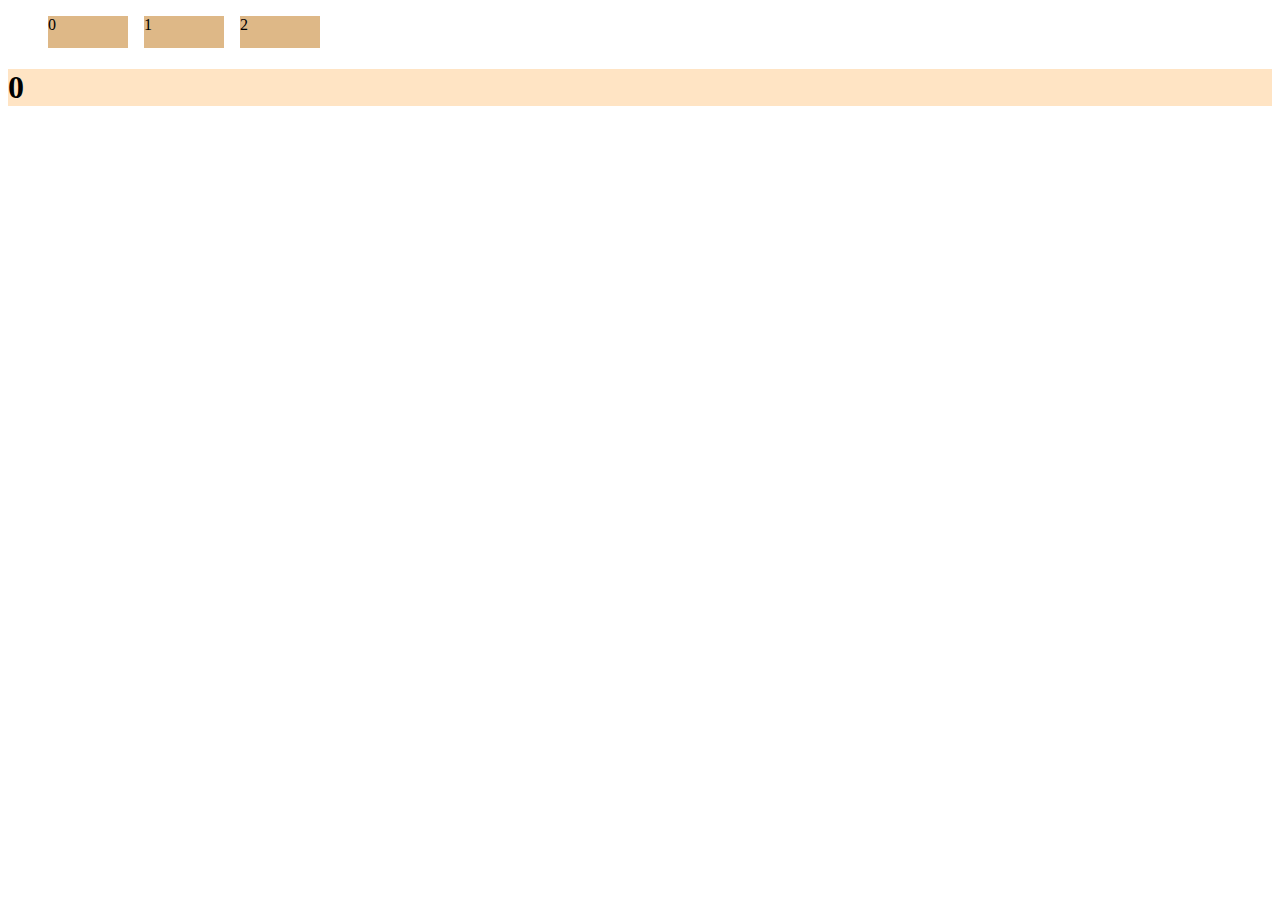
<file: page_change/index.html>
<!DOCTYPE html>
<html lang="en">

<head>
    <meta charset="UTF-8">
    <meta name="viewport" content="width=device-width, initial-scale=1.0">
    <title>Document</title>


    <!-- css -->
    <link rel="stylesheet" href="css.css">


</head>

<body>

    <ul class="myUl">
        <li class="link">0</li>
        <li class="link">1</li>
        <li class="link">2</li>
    </ul>


    <div id="page_0" class="page">
        <h1>0</h1>
    </div>

    <div id="page_1" class="page hide">
        <h1>1</h1>
    </div>

    <div id="page_2" class="page hide">
        <h1>2</h1>
    </div>


    <script src="./main.js"></script>
</body>

</html>
</file>
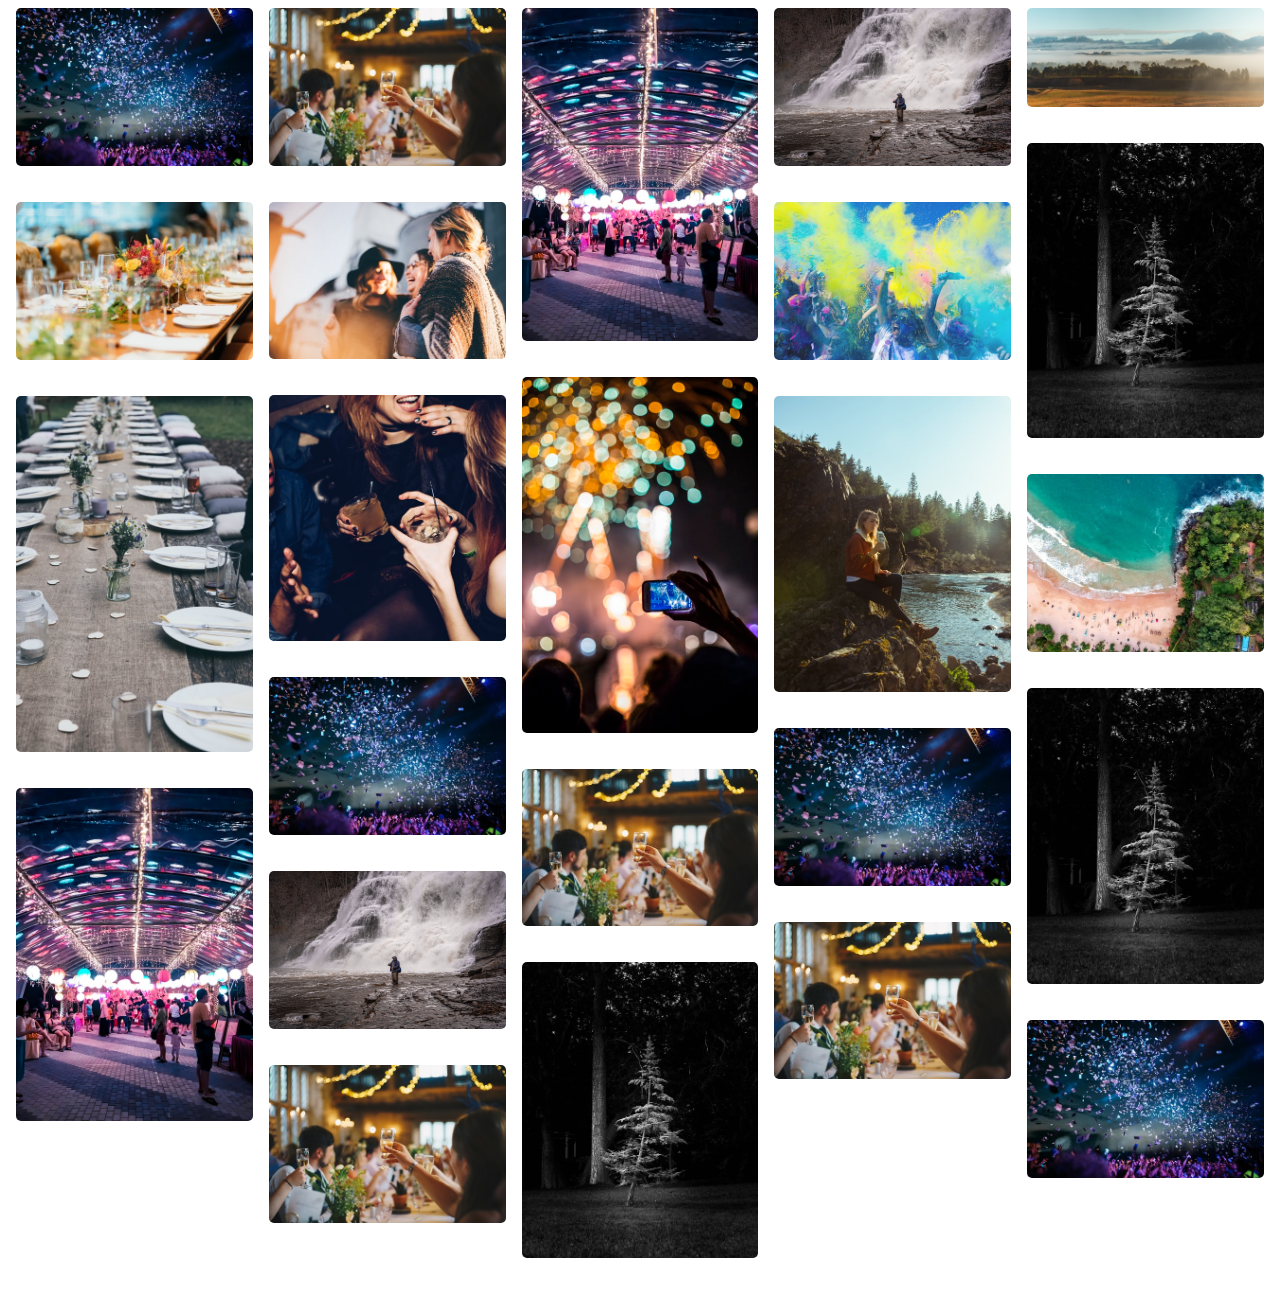
<file: photo_flow/index.html>
<!DOCTYPE html>
<html lang="en">

<head>
    <meta charset="UTF-8">
    <meta name="viewport" content="width=device-width, initial-scale=1.0">
    <title>Document</title>


    <!-- *CSS -->
    <link rel="stylesheet" href="./css.css">

</head>

<body>

    <div class="photo_flow_container">

        <div id="photo_flow_col_1" class="photo_flow_col">
            <!-- <div class="photo_flow_card">
                <img class="photo_flow_card_img" src="./img/01.jpg" alt="">
                <div class="photo_flow_card_wrapper">
                    <div class="photo_flow_card_msg">向日葵</div>
                </div>
            </div> -->
        </div>
        <div id="photo_flow_col_2" class="photo_flow_col">
            <!-- <div class="photo_flow_card"><img class="photo_flow_card_img" src="./img/02.jpg" alt=""></div> -->
        </div>
        <div id="photo_flow_col_3" class="photo_flow_col">
            <!-- <div class="photo_flow_card"><img class="photo_flow_card_img" src="./img/03.jpg" alt=""></div> -->
        </div>
        <div id="photo_flow_col_4" class="photo_flow_col">
            <!-- <div class="photo_flow_card"><img class="photo_flow_card_img" src="./img/04.jpg" alt=""></div> -->
        </div>
        <div id="photo_flow_col_5" class="photo_flow_col">
            <!-- <div class="photo_flow_card"><img class="photo_flow_card_img" src="./img/05.jpg" alt=""></div> -->
        </div>

    </div>


<script src="./js.js"></script>
</body>

</html>
</file>
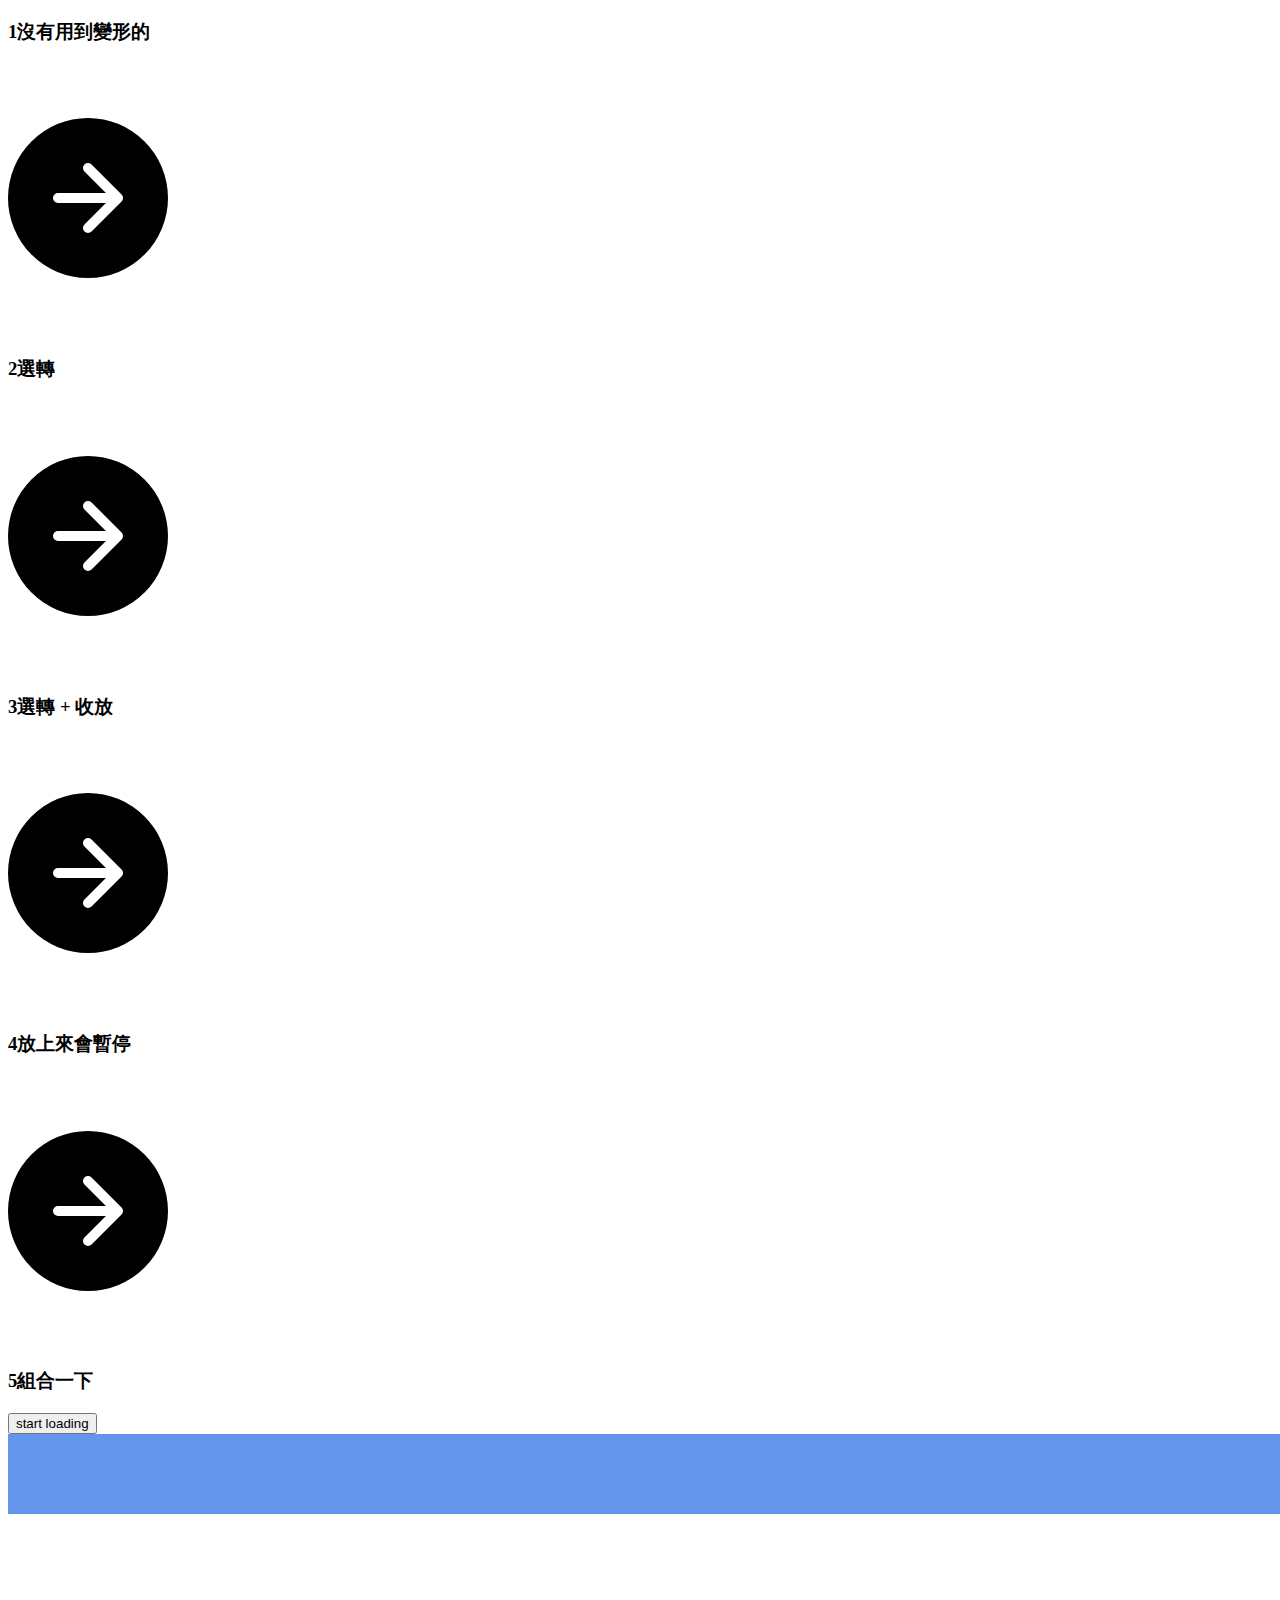
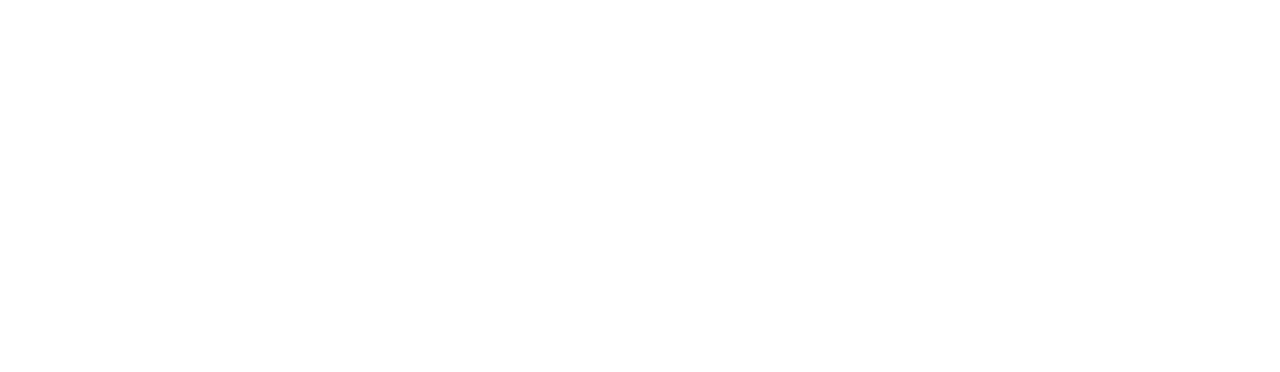
<file: css_animation.html>
<!DOCTYPE html>
<html lang="en">

<head>
    <meta charset="UTF-8">
    <meta name="viewport" content="width=device-width, initial-scale=1.0">
    <title>Document</title>


    <style>
        /* 詳細教學 */
        /* https://www.oxxostudio.tw/articles/201803/css-animation.html */


        .logo1 {
            animation-name: anima-logo1;
            /* 動畫名稱 找@keyframes */
            animation-iteration-count: infinite;
            /* 動畫次數 1、2、.. infinite無限 */
            animation-duration: 3s;
            /* 動畫時間 秒(s) */
            animation-timing-function: linear;
            /* 動畫加速度函式 linear線性、ease、ease-in、 .. */
            animation-delay: 1s;
            /* 動畫撥放前的延遲秒數 */
            height: 30vmin;
            color: black;
        }

        @keyframes anima-logo1 {
            0% {
                color: black;
            }

            33% {
                color: brown;
            }

            67% {
                color: rgb(79, 42, 165);
            }

            100% {
                color: black;
            }
        }


        .logo2 {
            animation: anima-logo2 infinite 3s linear;
            /* 動畫一條龍寫法 名稱 次數 秒數 加速度方法 */
            height: 30vmin;
        }

        @keyframes anima-logo2 {
            0% {
                transform: rotate(0deg);
                /*  transform: 變形 */
            }

            /* rotate: 選轉方法  deg: 順時鐘選轉角度 */

            100% {
                transform: rotate(360deg);
            }
        }



        .logo3 {
            animation: anima-logo3 infinite 3s linear;
            height: 30vmin;
        }

        @keyframes anima-logo3 {
            0% {
                transform: rotate(0deg) scale(1);
                /* scale: 收放方法 */
            }

            50% {
                transform: rotate(180deg) scale(0.5);
            }

            100% {
                transform: rotate(360deg) scale(1);
            }
        }



        .logo4 {
            animation: anima-logo4 infinite 3s linear;
            animation-play-state: running;
            /* 動畫撥放 (預設狀態) */
            height: 30vmin;
        }

        .logo4:hover {
            animation-play-state: paused;
            /* 動畫暫停  */
        }

        @keyframes anima-logo4 {
            0% {
                transform: rotate(0deg) scale(1);
                /* scale: 收放方法 */
            }

            50% {
                transform: rotate(180deg) scale(0.5);
            }

            100% {
                transform: rotate(360deg) scale(1);
            }
        }



        .logo5 {
            animation: anima-logo5 1 4s ease-in-out;
            animation-play-state: paused;
            min-height: 5rem;
            width: 100vw;
            background-color: cornflowerblue;
        }

        .active {
            animation-play-state: running;
        }

        @keyframes anima-logo5 {
            0% {
                width: 0vw;
            }

            50% {
                width: 70vw;
            }

            100% {
                width: 100vw;
            }
        }


        .logo6 {
            animation: anima-logo6 1 3s ease;
            animation-delay: 4s;                  /* 延遲等 Logo 5 動畫完在開始 */
            animation-play-state: paused;      
            animation-fill-mode: forwards;       /* 結束後留在最後一格 (預設視第一個)*/
            height: 0vh;
            font-size: 0;
            width: 100vw;
            background-color: cornflowerblue;
        }

        @keyframes anima-logo6 {
            0% {
                height: 0vh;
                background-color: cornflowerblue;
                font-size: 0;
            }

            100% {
                height: 100vh;
                background-color: rgb(237, 150, 100);
                font-size: 3rem;
            }
        }

        .active {
            animation-play-state: running;
        }


        footer {
            height: 50vh;
        }
    </style>
</head>

<body>
    <h3>1沒有用到變形的</h3>
    <svg class="logo1" width="10em" height="1em" viewBox="0 0 16 16" class="bi bi-arrow-right-circle-fill"
        fill="currentColor" xmlns="http://www.w3.org/2000/svg">
        <path fill-rule="evenodd"
            d="M16 8A8 8 0 1 1 0 8a8 8 0 0 1 16 0zm-8.354 2.646a.5.5 0 0 0 .708.708l3-3a.5.5 0 0 0 0-.708l-3-3a.5.5 0 1 0-.708.708L9.793 7.5H5a.5.5 0 0 0 0 1h4.793l-2.147 2.146z" />
    </svg>



    <h3>2選轉</h3>
    <svg class="logo2" width="10em" height="1em" viewBox="0 0 16 16" class="bi bi-arrow-right-circle-fill"
        fill="currentColor" xmlns="http://www.w3.org/2000/svg">
        <path fill-rule="evenodd"
            d="M16 8A8 8 0 1 1 0 8a8 8 0 0 1 16 0zm-8.354 2.646a.5.5 0 0 0 .708.708l3-3a.5.5 0 0 0 0-.708l-3-3a.5.5 0 1 0-.708.708L9.793 7.5H5a.5.5 0 0 0 0 1h4.793l-2.147 2.146z" />
    </svg>

    <h3>3選轉 + 收放</h3>
    <svg class="logo3" width="10em" height="1em" viewBox="0 0 16 16" class="bi bi-arrow-right-circle-fill"
        fill="currentColor" xmlns="http://www.w3.org/2000/svg">
        <path fill-rule="evenodd"
            d="M16 8A8 8 0 1 1 0 8a8 8 0 0 1 16 0zm-8.354 2.646a.5.5 0 0 0 .708.708l3-3a.5.5 0 0 0 0-.708l-3-3a.5.5 0 1 0-.708.708L9.793 7.5H5a.5.5 0 0 0 0 1h4.793l-2.147 2.146z" />
    </svg>

    <h3>4放上來會暫停</h3>
    <svg class="logo4" width="10em" height="1em" viewBox="0 0 16 16" class="bi bi-arrow-right-circle-fill"
        fill="currentColor" xmlns="http://www.w3.org/2000/svg">
        <path fill-rule="evenodd"
            d="M16 8A8 8 0 1 1 0 8a8 8 0 0 1 16 0zm-8.354 2.646a.5.5 0 0 0 .708.708l3-3a.5.5 0 0 0 0-.708l-3-3a.5.5 0 1 0-.708.708L9.793 7.5H5a.5.5 0 0 0 0 1h4.793l-2.147 2.146z" />
    </svg>

    <h3>5組合一下</h3>
    <button id="btn_startLoading">start loading</button>
    <div class="logo5">
        <div class="logo6">Hello world</div>
    </div>




    <footer></footer>
    <script>
        document.querySelector('#btn_startLoading').addEventListener(
            'click',
            () => {
                document.querySelector('.logo5').classList.add('active');
                document.querySelector('.logo6').classList.add('active');
            }
        )
    </script>

</body>

</html>
</file>
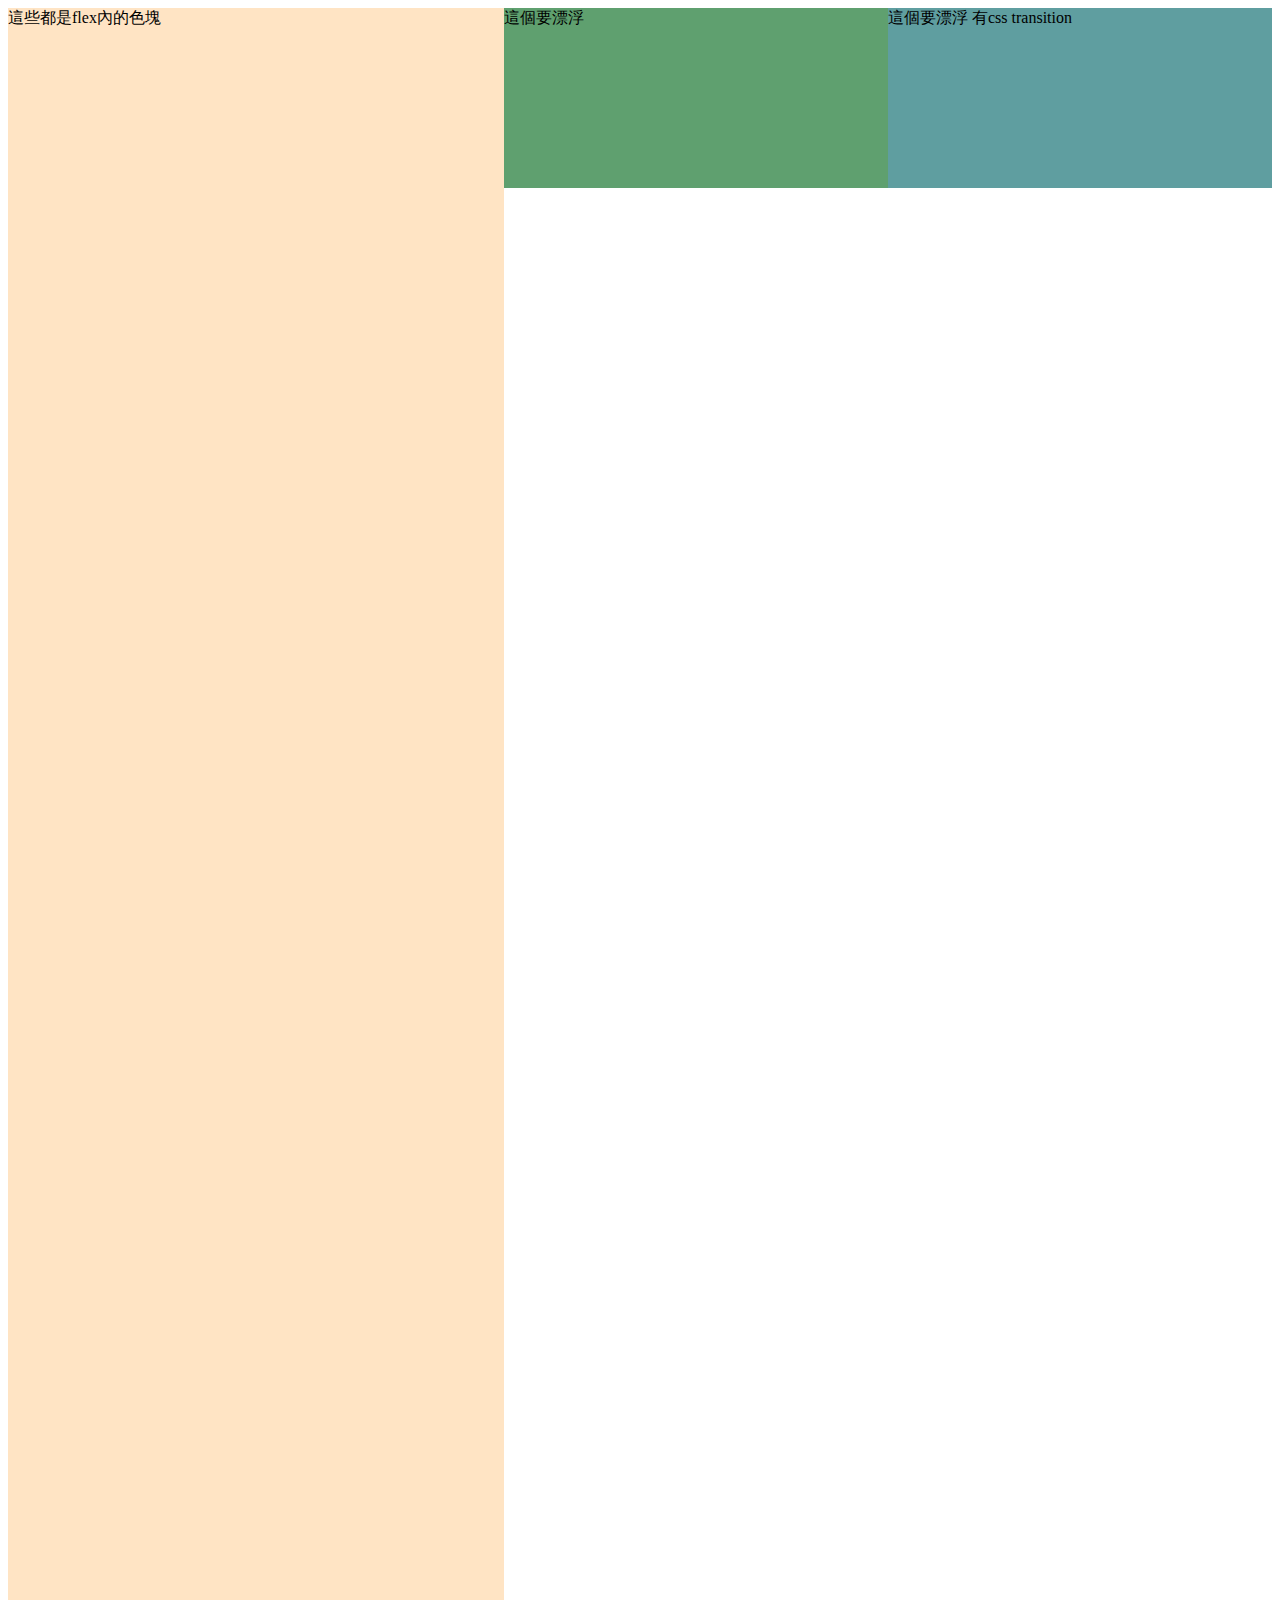
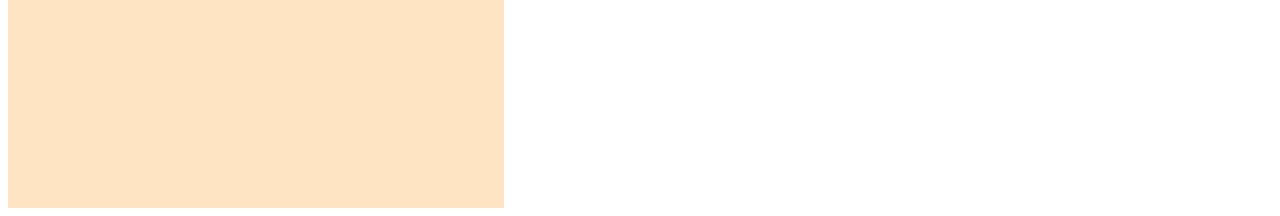
<file: Event_scroll.html>
<!DOCTYPE html>
<html lang="en">

<head>
    <meta charset="UTF-8">
    <meta name="viewport" content="width=device-width, initial-scale=1.0">
    <title>Document</title>

    <style>
        .wrapper {
            display: flex;
            align-items: flex-start;
            justify-content: space-around;
        }

        .right {
            height: 200vh;
            flex-grow: 1;
            background-color: bisque;
        }


        .center {
            height: 20vh;
            width: 30vw;
            background-color: rgb(95, 160, 111);
        }

        .left {
            height: 20vh;
            width: 30vw;
            background-color: cadetblue;

            transition: all 0.5s;  
        }
    </style>

</head>

<body>

    <div class="wrapper">

        <div class="right">這些都是flex內的色塊</div>
        <div class="center">這個要漂浮</div>
        <div class="left">這個要漂浮 有css transition</div>

    </div>


    <script>

        function boxMove(y) {
            console.log(y);
            box = document.querySelector('.left')
            box.style.marginTop = `${y}px`;
        }


        //簡易寫法
        window.addEventListener('scroll', function (e) {
            boxMove(window.pageYOffset);
        });


        //降低瀏覽器負擔寫法
        // https://developer.mozilla.org/zh-TW/docs/Web/API/Document/scroll_event
        function boxMove2(y) {
            console.log(y);
            box = document.querySelector('.center')
            box.style.marginTop = `${y}px`;
        }


        var last_known_scroll_position = 0;
        var ticking = false;

        window.addEventListener('scroll', function (e) {
            last_known_scroll_position = window.scrollY;
            if (!ticking) {
                window.requestAnimationFrame(function () {
                    boxMove2(last_known_scroll_position);
                    ticking = false;
                });
            }
            ticking = true;
        });

    </script>

</body>

</html>
</file>
<file: page_change/css.css>
.page{
    background-color: bisque;
}

.myUl{
    display: flex;
    list-style-type: none;
}

.link{
    background-color: burlywood;
    width: 5rem;
    height: 2rem;
    margin-right: 1rem;
}

.link:hover{
    background-color: rgb(223, 215, 205);

} 



.hide{
    display: none;
}
</file>
<file: photo_flow/css.css>
.photo_flow_container{
    width: 100%;

    display: flex;
    justify-content: space-evenly;
    align-items: flex-start;
}

.photo_flow_col{
    margin: 0 0.5rem;
    /* background-color: antiquewhite; */
    flex-grow: 1;
    flex-basis: 50vw;
}

.photo_flow_card{
    position: relative;
    margin-bottom: 2rem;
}


.photo_flow_card_img{
    border-radius: 5px;
    width: 100%;
}


.photo_flow_card_wrapper{
    opacity:0;
    width: 100%;
    height: 100%;
    background-color: #00000017;
    position: absolute;
    top: 0;
}

.photo_flow_card_wrapper:hover {
    opacity:1;
}

.photo_flow_card_msg{
    position: absolute;
    top: 1rem;
    left: 1rem;
    padding: 0.5rem 0.5rem;
    border-radius: 2rem;
    background-color: #ffffff;
}
</file>
